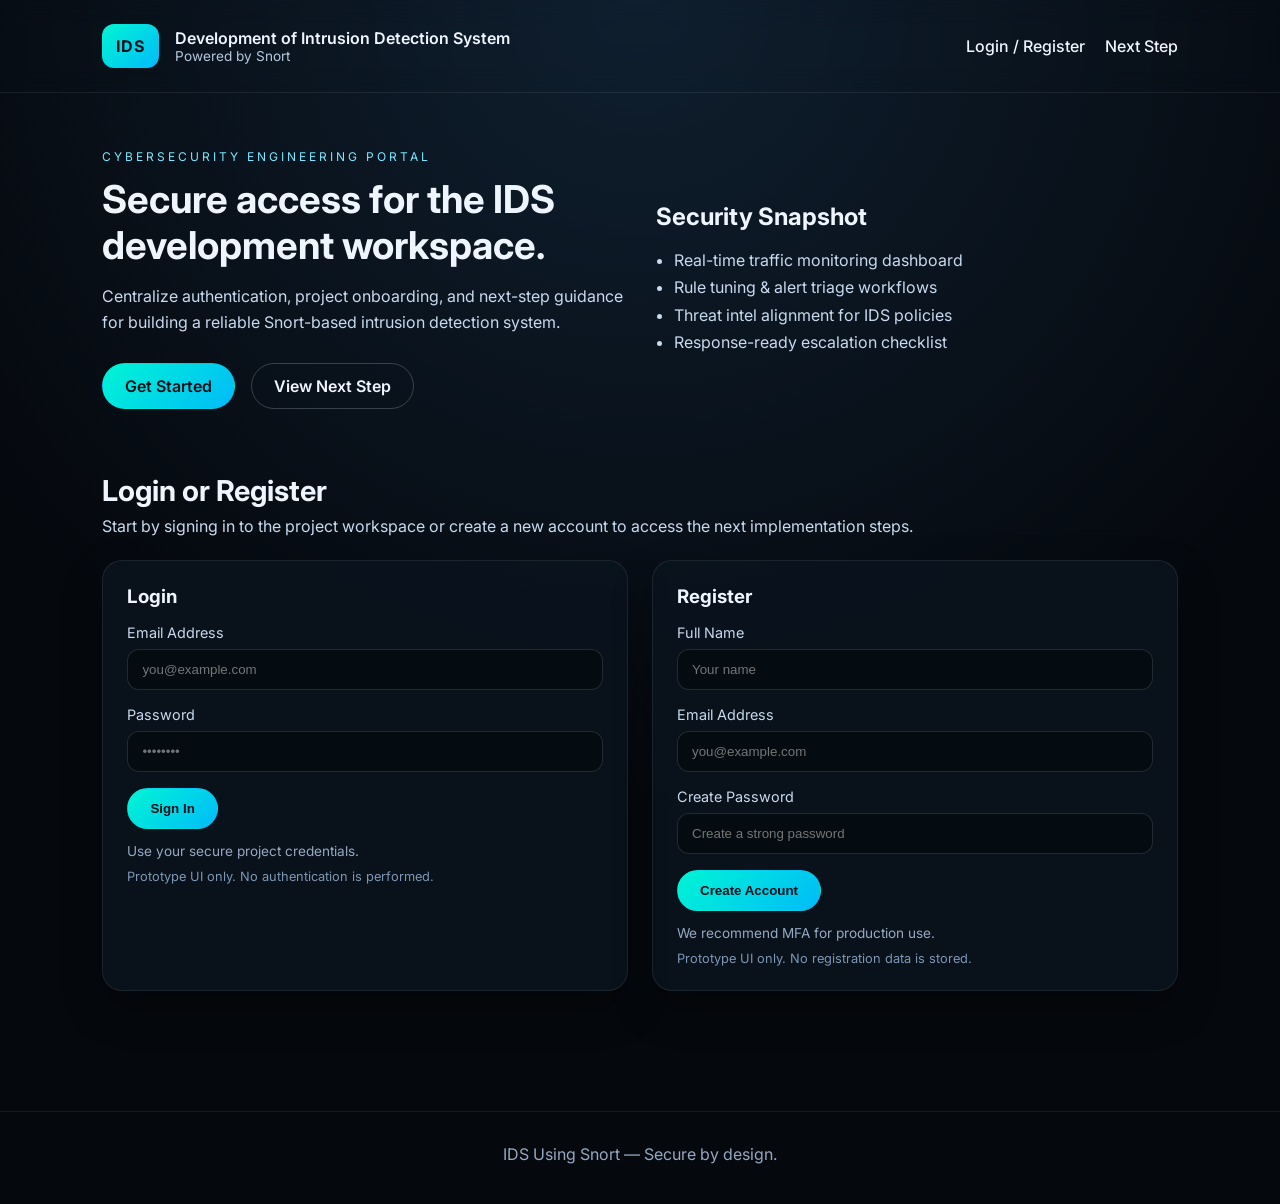
<file: index.html>
<!DOCTYPE html>
<html lang="en">
  <head>
    <meta charset="UTF-8" />
    <meta name="viewport" content="width=device-width, initial-scale=1.0" />
    <title>IDS Using Snort - Secure Access</title>
    <link rel="stylesheet" href="styles.css" />
  </head>
  <body>
    <header class="site-header">
      <div class="brand">
        <span class="brand-mark">IDS</span>
        <div>
          <p class="brand-title">Development of Intrusion Detection System</p>
          <p class="brand-subtitle">Powered by Snort</p>
        </div>
      </div>
      <nav class="site-nav">
        <a href="#access">Login / Register</a>
        <a href="next-step.html">Next Step</a>
      </nav>
    </header>

    <main class="site-main">
      <section class="hero">
        <div>
          <p class="eyebrow">Cybersecurity Engineering Portal</p>
          <h1>Secure access for the IDS development workspace.</h1>
          <p class="hero-text">
            Centralize authentication, project onboarding, and next-step guidance
            for building a reliable Snort-based intrusion detection system.
          </p>
          <div class="hero-actions">
            <a class="primary-btn" href="#access">Get Started</a>
            <a class="ghost-btn" href="next-step.html">View Next Step</a>
          </div>
        </div>
        <div class="hero-card">
          <h2>Security Snapshot</h2>
          <ul>
            <li>Real-time traffic monitoring dashboard</li>
            <li>Rule tuning &amp; alert triage workflows</li>
            <li>Threat intel alignment for IDS policies</li>
            <li>Response-ready escalation checklist</li>
          </ul>
        </div>
      </section>

      <section id="access" class="access">
        <div class="section-heading">
          <h2>Login or Register</h2>
          <p>
            Start by signing in to the project workspace or create a new account
            to access the next implementation steps.
          </p>
        </div>
        <div class="forms-grid">
          <form class="card form-card" action="next-step.html">
            <h3>Login</h3>
            <label>
              Email Address
              <input type="email" name="email" placeholder="you@example.com" required />
            </label>
            <label>
              Password
              <input type="password" name="password" placeholder="••••••••" required />
            </label>
            <button class="primary-btn" type="submit">Sign In</button>
            <p class="form-note">Use your secure project credentials.</p>
            <p class="disclaimer">Prototype UI only. No authentication is performed.</p>
          </form>

          <form class="card form-card" action="next-step.html">
            <h3>Register</h3>
            <label>
              Full Name
              <input type="text" name="fullName" placeholder="Your name" required />
            </label>
            <label>
              Email Address
              <input type="email" name="registerEmail" placeholder="you@example.com" required />
            </label>
            <label>
              Create Password
              <input type="password" name="registerPassword" placeholder="Create a strong password" required />
            </label>
            <button class="primary-btn" type="submit">Create Account</button>
            <p class="form-note">We recommend MFA for production use.</p>
            <p class="disclaimer">Prototype UI only. No registration data is stored.</p>
          </form>
        </div>
      </section>
    </main>

    <footer class="site-footer">
      <p>IDS Using Snort &mdash; Secure by design.</p>
    </footer>
  </body>
</html>
</file>
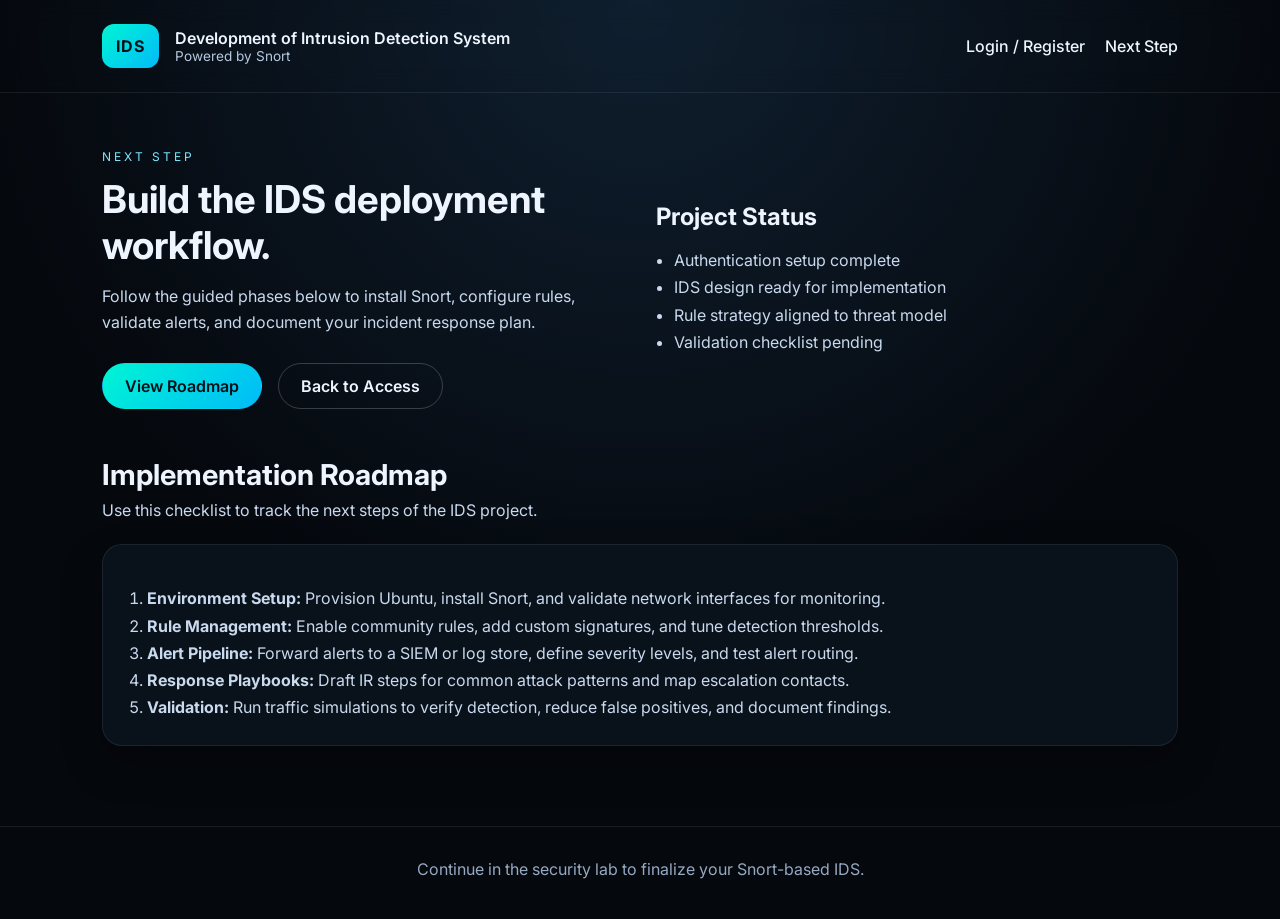
<file: next-step.html>
<!DOCTYPE html>
<html lang="en">
  <head>
    <meta charset="UTF-8" />
    <meta name="viewport" content="width=device-width, initial-scale=1.0" />
    <title>IDS Using Snort - Next Step</title>
    <link rel="stylesheet" href="styles.css" />
  </head>
  <body>
    <header class="site-header">
      <div class="brand">
        <span class="brand-mark">IDS</span>
        <div>
          <p class="brand-title">Development of Intrusion Detection System</p>
          <p class="brand-subtitle">Powered by Snort</p>
        </div>
      </div>
      <nav class="site-nav">
        <a href="index.html#access">Login / Register</a>
        <a href="next-step.html">Next Step</a>
      </nav>
    </header>

    <main class="site-main">
      <section class="hero hero-compact">
        <div>
          <p class="eyebrow">Next Step</p>
          <h1>Build the IDS deployment workflow.</h1>
          <p class="hero-text">
            Follow the guided phases below to install Snort, configure rules,
            validate alerts, and document your incident response plan.
          </p>
          <div class="hero-actions">
            <a class="primary-btn" href="#roadmap">View Roadmap</a>
            <a class="ghost-btn" href="index.html#access">Back to Access</a>
          </div>
        </div>
        <div class="hero-card">
          <h2>Project Status</h2>
          <ul>
            <li>Authentication setup complete</li>
            <li>IDS design ready for implementation</li>
            <li>Rule strategy aligned to threat model</li>
            <li>Validation checklist pending</li>
          </ul>
        </div>
      </section>

      <section id="roadmap" class="roadmap">
        <div class="section-heading">
          <h2>Implementation Roadmap</h2>
          <p>Use this checklist to track the next steps of the IDS project.</p>
        </div>
        <div class="card roadmap-card">
          <ol>
            <li>
              <strong>Environment Setup:</strong> Provision Ubuntu, install Snort,
              and validate network interfaces for monitoring.
            </li>
            <li>
              <strong>Rule Management:</strong> Enable community rules, add custom
              signatures, and tune detection thresholds.
            </li>
            <li>
              <strong>Alert Pipeline:</strong> Forward alerts to a SIEM or log
              store, define severity levels, and test alert routing.
            </li>
            <li>
              <strong>Response Playbooks:</strong> Draft IR steps for common
              attack patterns and map escalation contacts.
            </li>
            <li>
              <strong>Validation:</strong> Run traffic simulations to verify
              detection, reduce false positives, and document findings.
            </li>
          </ol>
        </div>
      </section>
    </main>

    <footer class="site-footer">
      <p>Continue in the security lab to finalize your Snort-based IDS.</p>
    </footer>
  </body>
</html>
</file>
<file: styles.css>
@import url("https://fonts.googleapis.com/css2?family=Inter:wght@400;500;600;700&display=swap");

* {
  box-sizing: border-box;
  margin: 0;
  padding: 0;
}

body {
  font-family: "Inter", sans-serif;
  background: radial-gradient(circle at top, #0f1f2f, #05080d 60%);
  color: #eef5ff;
  min-height: 100vh;
}

a {
  color: inherit;
  text-decoration: none;
}

.site-header {
  display: flex;
  justify-content: space-between;
  align-items: center;
  padding: 24px 8vw;
  border-bottom: 1px solid rgba(255, 255, 255, 0.08);
  backdrop-filter: blur(12px);
}

.brand {
  display: flex;
  gap: 16px;
  align-items: center;
}

.brand-mark {
  background: linear-gradient(135deg, #00f5d4, #00bbf9);
  color: #041018;
  font-weight: 700;
  padding: 12px 14px;
  border-radius: 12px;
  letter-spacing: 1px;
}

.brand-title {
  font-weight: 600;
}

.brand-subtitle {
  font-size: 0.85rem;
  color: #b5c8de;
}

.site-nav {
  display: flex;
  gap: 20px;
  font-weight: 500;
}

.site-main {
  padding: 56px 8vw 80px;
}

.hero {
  display: grid;
  grid-template-columns: repeat(auto-fit, minmax(260px, 1fr));
  gap: 32px;
  align-items: center;
  margin-bottom: 64px;
}

.hero-compact {
  margin-bottom: 48px;
}

.eyebrow {
  text-transform: uppercase;
  letter-spacing: 3px;
  font-size: 0.75rem;
  color: #7ce8ff;
  margin-bottom: 12px;
}

.hero h1 {
  font-size: clamp(2rem, 3vw, 3rem);
  line-height: 1.2;
  margin-bottom: 16px;
}

.hero-text {
  color: #c9d9ee;
  line-height: 1.6;
  margin-bottom: 28px;
}

.hero-actions {
  display: flex;
  flex-wrap: wrap;
  gap: 16px;
}

.primary-btn,
.ghost-btn {
  padding: 12px 22px;
  border-radius: 999px;
  font-weight: 600;
  border: 1px solid transparent;
  display: inline-flex;
  align-items: center;
  justify-content: center;
}

.primary-btn {
  background: linear-gradient(135deg, #00f5d4, #00bbf9);
  color: #021018;
}

.ghost-btn {
  border-color: rgba(255, 255, 255, 0.2);
  color: #eef5ff;
}

.card {
  background: rgba(10, 20, 30, 0.8);
  border: 1px solid rgba(255, 255, 255, 0.08);
  border-radius: 20px;
  padding: 24px;
  box-shadow: 0 18px 40px rgba(0, 0, 0, 0.3);
}

.hero-card ul,
.roadmap-card ol {
  margin-top: 16px;
  padding-left: 18px;
  color: #c9d9ee;
  line-height: 1.7;
}

.access {
  margin-bottom: 40px;
}

.section-heading {
  margin-bottom: 24px;
}

.section-heading h2 {
  font-size: 1.8rem;
  margin-bottom: 8px;
}

.section-heading p {
  color: #c9d9ee;
}

.forms-grid {
  display: grid;
  grid-template-columns: repeat(auto-fit, minmax(250px, 1fr));
  gap: 24px;
}

.form-card h3 {
  margin-bottom: 16px;
}

.form-card label {
  display: flex;
  flex-direction: column;
  gap: 8px;
  font-size: 0.9rem;
  margin-bottom: 16px;
  color: #c9d9ee;
}

.form-card input {
  padding: 12px 14px;
  border-radius: 12px;
  border: 1px solid rgba(255, 255, 255, 0.12);
  background: rgba(3, 10, 15, 0.7);
  color: #eef5ff;
}

.form-note {
  margin-top: 14px;
  font-size: 0.85rem;
  color: #96a9c2;
}

.disclaimer {
  margin-top: 10px;
  font-size: 0.8rem;
  color: #7f96b5;
}

.roadmap-card ol {
  padding-left: 20px;
}

.site-footer {
  padding: 32px 8vw 40px;
  border-top: 1px solid rgba(255, 255, 255, 0.08);
  color: #96a9c2;
  text-align: center;
}

@media (max-width: 720px) {
  .site-header {
    flex-direction: column;
    gap: 16px;
    align-items: flex-start;
  }

  .site-nav {
    flex-wrap: wrap;
  }

  .hero-actions {
    flex-direction: column;
    align-items: flex-start;
  }
}
</file>
